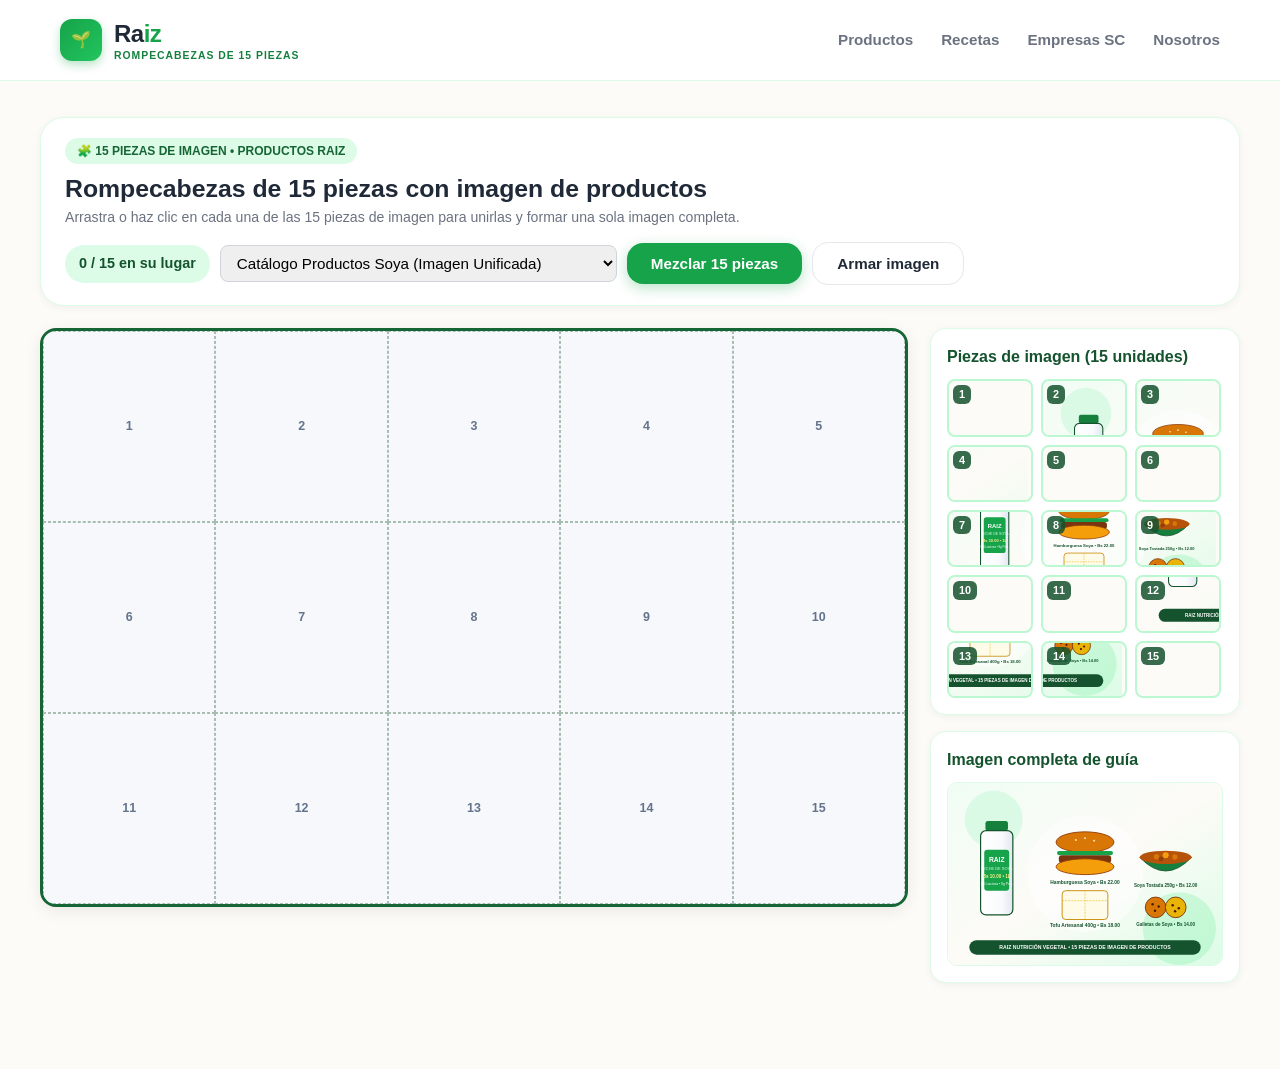
<file: rompecabezas-raiz.html>
<!DOCTYPE html>
<html lang="es">
<head>
  <meta charset="UTF-8" />
  <meta name="viewport" content="width=device-width, initial-scale=1.0" />
  <title>Rompecabezas de 15 Piezas con Imagen de Productos — Raiz</title>
  <link rel="stylesheet" href="styles.css" />
</head>
<body>
  <header class="header">
    <div class="container header-content">
      <a href="index.html" class="logo">
        <div class="logo-icon">🌱</div>
        <div>
          <div class="logo-text">Ra<span>iz</span></div>
          <span class="logo-sub">Rompecabezas de 15 Piezas</span>
        </div>
      </a>
      <nav class="nav-links">
        <a href="index.html#catalogo">Productos</a>
        <a href="index.html#recetas">Recetas</a>
        <a href="index.html#empresas-soya-sc">Empresas SC</a>
        <a href="index.html#nosotros">Nosotros</a>
      </nav>
    </div>
  </header>

  <main class="container puzzle15-page">
    <div class="puzzle15-topbar">
      <div>
        <span class="badge badge-primary">🧩 15 Piezas de Imagen • Productos Raiz</span>
        <h1 style="margin-top:6px;font-size:1.55rem;">Rompecabezas de 15 piezas con imagen de productos</h1>
        <p style="color:var(--text-muted);font-size:0.88rem;">Arrastra o haz clic en cada una de las 15 piezas de imagen para unirlas y formar una sola imagen completa.</p>
      </div>
      <div class="puzzle15-controls">
        <span class="puzzle15-badge-count" id="p15Count">0 / 15 en su lugar</span>
        <select id="p15ImageSelect" class="form-select" style="width:auto;padding:8px 12px;" aria-label="Elegir imagen de producto">
          <option value="img/collage-productos-soya.svg">Catálogo Productos Soya (Imagen Unificada)</option>
          <option value="img/LECHE DE SOYA.jfif">Leche de Soya Natural (../img/LECHE DE SOYA.jfif)</option>
          <option value="https://encrypted-tbn0.gstatic.com/images?q=tbn:ANd9GcSeBTwVe46KANuJzMnPkUI-_w6OoSIH-KUTnjmREgaeCg&s=10">Hamburguesa de Soya Artesanal</option>
          <option value="https://images.unsplash.com/photo-1599599810769-bcde5a160d32?auto=format&fit=crop&w=900&q=80">Soya Tostada Crujiente</option>
          <option value="https://images.unsplash.com/photo-1558961363-fa8fdf82db35?auto=format&fit=crop&w=900&q=80">Galletas de Soya Artesanales</option>
          <option value="https://images.unsplash.com/photo-1546069901-ba9599a7e63c?auto=format&fit=crop&w=900&q=80">Tofu Artesanal de Soya</option>
        </select>
        <button type="button" class="btn btn-primary" id="p15ShuffleBtn">Mezclar 15 piezas</button>
        <button type="button" class="btn btn-outline" id="p15SolveBtn">Armar imagen</button>
      </div>
    </div>

    <div class="puzzle15-main-grid">
      <div>
        <div class="puzzle15-board" id="p15Board"></div>
        <div class="puzzle15-win-box" id="p15WinBox">
          ¡Imagen armada! Las 15 piezas se han unido para formar una sola imagen completa de los productos Raiz.
        </div>
      </div>

      <aside>
        <div class="puzzle15-side-card">
          <h2>Piezas de imagen (15 unidades)</h2>
          <div class="puzzle15-tray" id="p15Tray"></div>
        </div>

        <div class="puzzle15-side-card">
          <h2>Imagen completa de guía</h2>
          <img id="p15GuideImg" src="collage-productos-soya.svg" alt="Guía de imagen completa del producto" class="puzzle15-ref-img" />
        </div>
      </aside>
    </div>
  </main>

  <script src="rompecabezas.js"></script>
</body>
</html>
</file>
<file: styles.css>
/* ==========================================================================
   1. VARIABLES CSS & ESTILOS BASE
   ========================================================================== */
:root {
    --primary-50: #f0fdf4;
    --primary-100: #dcfce7;
    --primary-200: #bbf7d0;
    --primary-500: #22c55e;
    --primary-600: #16a34a;
    --primary-700: #15803d;
    --primary-800: #166534;
    --primary-900: #14532d;

    --cream-50: #fdfbf7;
    --cream-100: #f7f3e9;
    --cream-200: #efe6d5;

    --text-main: #1f2937;
    --text-muted: #6b7280;
    --bg-white: #ffffff;

    --border-radius-sm: 8px;
    --border-radius-md: 16px;
    --border-radius-lg: 24px;
    --border-radius-full: 9999px;

    --shadow-sm: 0 2px 8px rgba(0, 0, 0, 0.05);
    --shadow-md: 0 4px 16px rgba(0, 0, 0, 0.08);
    --shadow-lg: 0 10px 30px rgba(22, 163, 74, 0.15);

    --transition: all 0.3s cubic-bezier(0.4, 0, 0.2, 1);
}

* {
    margin: 0;
    padding: 0;
    box-sizing: border-box;
}

html {
    scroll-behavior: smooth;
}

body {
    font-family: 'Plus Jakarta Sans', sans-serif;
    background-color: var(--cream-50);
    color: var(--text-main);
    line-height: 1.5;
    overflow-x: hidden;
    display: flex;
    flex-direction: column;
    min-height: 100vh;
}

/* Scrollbar Personalizado */
::-webkit-scrollbar {
    width: 8px;
}

::-webkit-scrollbar-track {
    background: var(--cream-100);
}

::-webkit-scrollbar-thumb {
    background: var(--primary-600);
    border-radius: 4px;
}

/* ==========================================================================
   2. UTILIDADES & BOTONES
   ========================================================================== */
.container {
    width: 100%;
    max-width: 1200px;
    margin: 0 auto;
    padding: 0 20px;
}

.btn {
    display: inline-flex;
    align-items: center;
    justify-content: center;
    gap: 8px;
    padding: 12px 24px;
    border-radius: var(--border-radius-md);
    font-weight: 700;
    font-size: 0.95rem;
    cursor: pointer;
    border: none;
    transition: var(--transition);
    text-decoration: none;
}

.btn-primary {
    background-color: var(--primary-600);
    color: white;
    box-shadow: 0 4px 14px rgba(22, 163, 74, 0.3);
}

.btn-primary:hover {
    background-color: var(--primary-700);
    transform: translateY(-2px);
    box-shadow: 0 6px 20px rgba(22, 163, 74, 0.4);
}

.btn-whatsapp {
    background-color: #25D366;
    color: white;
    box-shadow: 0 4px 14px rgba(37, 211, 102, 0.3);
    width: 100%;
    padding: 14px;
    font-size: 1.05rem;
}

.btn-whatsapp:hover {
    background-color: #1eb956;
    transform: translateY(-2px);
}

.btn-outline {
    background-color: var(--bg-white);
    color: var(--text-main);
    border: 1px solid #e5e7eb;
}

.btn-outline:hover {
    background-color: var(--cream-100);
}

.badge {
    display: inline-block;
    padding: 4px 12px;
    border-radius: var(--border-radius-full);
    font-size: 0.75rem;
    font-weight: 700;
    text-transform: uppercase;
}

.badge-primary {
    background-color: var(--primary-100);
    color: var(--primary-800);
}

/* ==========================================================================
   3. HEADER & NAVEGACIÓN
   ========================================================================== */
.header {
    position: sticky;
    top: 0;
    z-index: 40;
    background-color: rgba(255, 255, 255, 0.92);
    backdrop-filter: blur(10px);
    border-bottom: 1px solid var(--primary-100);
}

.header-content {
    display: flex;
    align-items: center;
    justify-content: space-between;
    height: 80px;
}

.logo {
    display: flex;
    align-items: center;
    gap: 12px;
    text-decoration: none;
    color: var(--text-main);
}

.logo-icon {
    width: 42px;
    height: 42px;
    background: linear-gradient(135deg, var(--primary-600), var(--primary-500));
    border-radius: 12px;
    display: flex;
    align-items: center;
    justify-content: center;
    color: white;
    box-shadow: 0 4px 10px rgba(22, 163, 74, 0.3);
}

.logo-text {
    font-size: 1.5rem;
    font-weight: 800;
    letter-spacing: -0.5px;
}

.logo-text span {
    color: var(--primary-600);
}

.logo-sub {
    display: block;
    font-size: 0.65rem;
    text-transform: uppercase;
    letter-spacing: 1px;
    color: var(--primary-700);
    font-weight: 700;
    margin-top: -4px;
}

.nav-links {
    display: flex;
    gap: 28px;
    list-style: none;
}

.nav-links a {
    text-decoration: none;
    color: var(--text-muted);
    font-weight: 600;
    font-size: 0.95rem;
    transition: var(--transition);
}

.nav-links a:hover {
    color: var(--primary-600);
}

.header-actions {
    display: flex;
    align-items: center;
    gap: 16px;
}

.cart-trigger {
    position: relative;
    background-color: var(--primary-50);
    color: var(--primary-800);
    padding: 10px 18px;
    border-radius: var(--border-radius-md);
    border: 1px solid var(--primary-100);
    font-weight: 700;
    cursor: pointer;
    display: flex;
    align-items: center;
    gap: 8px;
    transition: var(--transition);
}

.cart-trigger:hover {
    background-color: var(--primary-100);
}

.cart-count-badge {
    background-color: var(--primary-600);
    color: white;
    border-radius: var(--border-radius-full);
    width: 22px;
    height: 22px;
    display: flex;
    align-items: center;
    justify-content: center;
    font-size: 0.75rem;
    font-weight: 800;
}

.menu-toggle {
    display: none;
    background: none;
    border: none;
    font-size: 1.5rem;
    cursor: pointer;
    color: var(--text-main);
}

/* Nav Mobile Menu */
.mobile-menu {
    display: none;
    background-color: white;
    border-bottom: 1px solid #e5e7eb;
    padding: 16px 20px;
}

.mobile-menu.active {
    display: block;
}

.mobile-menu ul {
    list-style: none;
    display: flex;
    flex-direction: column;
    gap: 12px;
}

.mobile-menu a {
    text-decoration: none;
    color: var(--text-main);
    font-weight: 600;
    display: block;
    padding: 8px 0;
}

/* ==========================================================================
   4. HERO SECTION
   ========================================================================== */
.hero {
    padding: 60px 0 80px;
    background: linear-gradient(180deg, rgba(240, 253, 244, 0.6) 0%, rgba(253, 251, 247, 0) 100%);
}

.hero-grid {
    display: grid;
    grid-template-columns: 1fr 1fr;
    gap: 50px;
    align-items: center;
}

.hero-title {
    font-size: 3.2rem;
    font-weight: 800;
    line-height: 1.15;
    margin-top: 12px;
    margin-bottom: 20px;
    color: var(--text-main);
}

.hero-title span {
    color: var(--primary-600);
}

.hero-description {
    font-size: 1.1rem;
    color: var(--text-muted);
    margin-bottom: 30px;
    max-width: 500px;
}

.hero-buttons {
    display: flex;
    gap: 16px;
    margin-bottom: 40px;
}

.hero-stats {
    display: grid;
    grid-template-columns: repeat(3, 1fr);
    gap: 20px;
    padding-top: 24px;
    border-top: 1px solid var(--cream-200);
}

.stat-val {
    font-size: 1.8rem;
    font-weight: 800;
    color: var(--text-main);
    display: block;
}

.stat-lbl {
    font-size: 0.8rem;
    color: var(--text-muted);
    font-weight: 600;
}

.hero-image-wrapper {
    position: relative;
}

.hero-image-card {
    background-color: white;
    border-radius: var(--border-radius-lg);
    padding: 12px;
    box-shadow: var(--shadow-lg);
    border: 4px solid white;
    overflow: hidden;
}

.hero-image-card img {
    width: 100%;
    height: 420px;
    object-fit: cover;
    border-radius: calc(var(--border-radius-lg) - 8px);
    display: block;
}

/* ==========================================================================
   5. BENEFICIOS
   ========================================================================== */
.features {
    padding: 80px 0;
    background-color: var(--bg-white);
}

.section-header {
    text-align: center;
    max-width: 600px;
    margin: 0 auto 50px;
}

.section-title {
    font-size: 2.2rem;
    font-weight: 800;
    margin-top: 8px;
}

.section-subtitle {
    color: var(--text-muted);
    font-size: 1rem;
    margin-top: 8px;
}

.features-grid {
    display: grid;
    grid-template-columns: repeat(3, 1fr);
    gap: 30px;
}

.feature-card {
    background-color: var(--cream-50);
    border: 1px solid var(--cream-200);
    padding: 36px 28px;
    border-radius: var(--border-radius-lg);
    transition: var(--transition);
}

.feature-card:hover {
    transform: translateY(-5px);
    box-shadow: var(--shadow-md);
    background-color: white;
}

.feature-icon {
    width: 60px;
    height: 60px;
    background-color: var(--primary-100);
    color: var(--primary-700);
    border-radius: var(--border-radius-md);
    display: flex;
    align-items: center;
    justify-content: center;
    margin-bottom: 24px;
}

.feature-card h3 {
    font-size: 1.25rem;
    font-weight: 700;
    margin-bottom: 12px;
}

.feature-card p {
    color: var(--text-muted);
    font-size: 0.92rem;
    line-height: 1.6;
}

/* ==========================================================================
   6. CATÁLOGO DE PRODUCTOS
   ========================================================================== */
.catalog {
    padding: 80px 0;
}

.catalog-header {
    display: flex;
    justify-content: space-between;
    align-items: flex-end;
    margin-bottom: 40px;
    flex-wrap: wrap;
    gap: 20px;
}

.filter-tabs {
    display: flex;
    gap: 8px;
    flex-wrap: wrap;
}

.filter-btn {
    padding: 10px 20px;
    border-radius: var(--border-radius-md);
    font-weight: 600;
    font-size: 0.88rem;
    cursor: pointer;
    border: 1px solid #e5e7eb;
    background-color: white;
    color: var(--text-muted);
    transition: var(--transition);
}

.filter-btn.active,
.filter-btn:hover {
    background-color: var(--primary-600);
    color: white;
    border-color: var(--primary-600);
}

.products-grid {
    display: grid;
    grid-template-columns: repeat(auto-fill, minmax(260px, 1fr));
    gap: 28px;
}

.product-card {
    background-color: white;
    border-radius: var(--border-radius-lg);
    border: 1px solid #f1f5f9;
    overflow: hidden;
    box-shadow: var(--shadow-sm);
    display: flex;
    flex-direction: column;
    transition: var(--transition);
}

.product-card:hover {
    transform: translateY(-6px);
    box-shadow: var(--shadow-md);
}

.product-img-wrapper {
    height: 210px;
    position: relative;
    background-color: var(--cream-100);
    overflow: hidden;
}

.product-img-wrapper img {
    width: 100%;
    height: 100%;
    object-fit: cover;
    transition: transform 0.5s ease;
}

.product-card:hover .product-img-wrapper img {
    transform: scale(1.08);
}

.product-badge {
    position: absolute;
    top: 12px;
    left: 12px;
    background-color: rgba(255, 255, 255, 0.95);
    color: var(--primary-800);
    font-size: 0.72rem;
    font-weight: 800;
    padding: 4px 10px;
    border-radius: var(--border-radius-full);
    box-shadow: 0 2px 6px rgba(0, 0, 0, 0.1);
}

.product-body {
    padding: 20px;
    display: flex;
    flex-direction: column;
    flex-grow: 1;
}

.product-title {
    font-size: 1.1rem;
    font-weight: 700;
    margin-bottom: 8px;
}

.product-desc {
    font-size: 0.85rem;
    color: var(--text-muted);
    margin-bottom: 16px;
    flex-grow: 1;
}

.product-footer {
    display: flex;
    align-items: center;
    justify-content: space-between;
    padding-top: 16px;
    border-top: 1px solid #f3f4f6;
}

.product-price {
    font-size: 1.35rem;
    font-weight: 800;
    color: var(--primary-700);
}

.btn-add-cart {
    padding: 10px 16px;
    background-color: var(--primary-600);
    color: white;
    border: none;
    border-radius: var(--border-radius-md);
    font-weight: 700;
    cursor: pointer;
    transition: var(--transition);
    display: flex;
    align-items: center;
    gap: 6px;
    font-size: 0.88rem;
}

.btn-add-cart:hover {
    background-color: var(--primary-700);
}

.empty-catalog {
    grid-column: 1 / -1;
    text-align: center;
    padding: 40px 20px;
    background: white;
    border-radius: var(--border-radius-lg);
    color: var(--text-muted);
    border: 1px dashed #d1d5db;
}

/* ==========================================================================
   7. SIDEBAR DE CARRITO
   ========================================================================== */
.cart-overlay {
    position: fixed;
    inset: 0;
    background-color: rgba(0, 0, 0, 0.5);
    backdrop-filter: blur(4px);
    z-index: 50;
    opacity: 0;
    pointer-events: none;
    transition: opacity 0.3s ease;
}

.cart-overlay.active {
    opacity: 1;
    pointer-events: auto;
}

.cart-sidebar {
    position: fixed;
    top: 0;
    right: 0;
    width: 100%;
    max-width: 440px;
    height: 100%;
    background-color: white;
    z-index: 51;
    box-shadow: -10px 0 30px rgba(0, 0, 0, 0.2);
    transform: translateX(100%);
    transition: transform 0.3s cubic-bezier(0.4, 0, 0.2, 1);
    display: flex;
    flex-direction: column;
}

.cart-sidebar.active {
    transform: translateX(0);
}

.cart-header {
    padding: 20px;
    background-color: var(--primary-50);
    border-bottom: 1px solid var(--primary-100);
    display: flex;
    align-items: center;
    justify-content: space-between;
}

.cart-title {
    font-size: 1.2rem;
    font-weight: 800;
}

.close-cart {
    background: none;
    border: none;
    font-size: 1.5rem;
    cursor: pointer;
    color: var(--text-muted);
    width: 32px;
    height: 32px;
    border-radius: 50%;
    display: flex;
    align-items: center;
    justify-content: center;
}

.close-cart:hover {
    background-color: rgba(0, 0, 0, 0.05);
}

.cart-body {
    flex-grow: 1;
    overflow-y: auto;
    padding: 20px;
}

.cart-item {
    display: flex;
    gap: 16px;
    padding: 14px;
    background-color: var(--cream-50);
    border-radius: var(--border-radius-md);
    margin-bottom: 14px;
    border: 1px solid var(--cream-200);
    align-items: center;
}

.cart-item-img {
    width: 64px;
    height: 64px;
    border-radius: var(--border-radius-sm);
    object-fit: cover;
}

.cart-item-details {
    flex-grow: 1;
}

.cart-item-title {
    font-size: 0.9rem;
    font-weight: 700;
}

.cart-item-price {
    font-size: 0.85rem;
    color: var(--primary-700);
    font-weight: 700;
}

.cart-item-actions {
    display: flex;
    align-items: center;
    gap: 10px;
    margin-top: 8px;
}

.qty-btn {
    width: 26px;
    height: 26px;
    border-radius: 6px;
    border: 1px solid #d1d5db;
    background: white;
    cursor: pointer;
    font-weight: bold;
    display: flex;
    align-items: center;
    justify-content: center;
}

.qty-val {
    font-size: 0.85rem;
    font-weight: 700;
}

.remove-item {
    color: #ef4444;
    background: none;
    border: none;
    cursor: pointer;
    font-size: 0.8rem;
    margin-left: auto;
}

.cart-footer {
    padding: 20px;
    border-top: 1px solid #e5e7eb;
    background-color: var(--bg-white);
}

.cart-summary-line {
    display: flex;
    justify-content: space-between;
    margin-bottom: 8px;
    font-size: 0.95rem;
}

.cart-subtotal-val {
    font-weight: 700;
}

.cart-total-line {
    font-size: 1.2rem;
    font-weight: 800;
    border-top: 1px dashed #e5e7eb;
    padding-top: 12px;
    margin-top: 12px;
    color: var(--primary-800);
}

.btn-checkout-trigger {
    margin-top: 16px;
}

.cart-empty {
    text-align: center;
    padding: 60px 20px;
    color: var(--text-muted);
}

.cart-empty-icon {
    font-size: 3rem;
    margin-bottom: 12px;
    opacity: 0.5;
}

/* ==========================================================================
   8. MODALES (CHECKOUT & CONFIGURACIÓN)
   ========================================================================== */
.modal {
    position: fixed;
    inset: 0;
    background-color: rgba(0, 0, 0, 0.6);
    backdrop-filter: blur(4px);
    z-index: 60;
    display: flex;
    align-items: center;
    justify-content: center;
    padding: 20px;
    opacity: 0;
    pointer-events: none;
    transition: opacity 0.3s ease;
}

.modal.active {
    opacity: 1;
    pointer-events: auto;
}

.modal-content {
    background-color: white;
    border-radius: var(--border-radius-lg);
    width: 100%;
    max-width: 500px;
    padding: 30px;
    box-shadow: 0 20px 40px rgba(0, 0, 0, 0.2);
    position: relative;
    max-height: 90vh;
    overflow-y: auto;
}

.modal-title {
    font-size: 1.4rem;
    font-weight: 800;
    margin-bottom: 6px;
}

.modal-subtitle {
    font-size: 0.85rem;
    color: var(--text-muted);
    margin-bottom: 20px;
}

.form-group {
    margin-bottom: 16px;
}

.form-label {
    display: block;
    font-size: 0.8rem;
    font-weight: 700;
    text-transform: uppercase;
    margin-bottom: 6px;
    color: var(--text-main);
}

.form-input,
.form-select,
.form-textarea {
    width: 100%;
    padding: 12px 14px;
    border-radius: var(--border-radius-sm);
    border: 1px solid #d1d5db;
    font-family: inherit;
    font-size: 0.95rem;
    outline: none;
    transition: var(--transition);
}

.form-input:focus,
.form-select:focus,
.form-textarea:focus {
    border-color: var(--primary-600);
    box-shadow: 0 0 0 3px rgba(34, 197, 94, 0.2);
}

.btn-modal-submit {
    margin-top: 10px;
}

.btn-modal-full {
    width: 100%;
}

.btn-modal-cancel {
    width: 100%;
    margin-top: 8px;
}

/* ==========================================================================
   9. FOOTER & TOAST
   ========================================================================== */
.footer {
    background-color: #111827;
    color: #9ca3af;
    padding: 60px 0 30px;
    margin-top: auto;
}

.footer-grid {
    display: grid;
    grid-template-columns: 2fr 1fr 1fr 1.5fr;
    gap: 40px;
    margin-bottom: 40px;
}

.footer-logo {
    color: white;
    font-size: 1.4rem;
    font-weight: 800;
    margin-bottom: 14px;
}

.footer-title {
    color: white;
    font-size: 1rem;
    font-weight: 700;
    margin-bottom: 16px;
}

.footer-links {
    list-style: none;
}

.footer-links li {
    margin-bottom: 10px;
}

.footer-links a {
    color: #9ca3af;
    text-decoration: none;
    transition: var(--transition);
}

.footer-links a:hover {
    color: var(--primary-500);
}

.footer-config-text {
    font-size: 0.85rem;
    margin-bottom: 10px;
}

.btn-config-whatsapp {
    padding: 8px 14px;
    font-size: 0.8rem;
}

.footer-bottom {
    border-top: 1px solid #1f2937;
    padding-top: 24px;
    text-align: center;
    font-size: 0.85rem;
}

.toast {
    position: fixed;
    bottom: 24px;
    right: 24px;
    background-color: #1f2937;
    color: white;
    padding: 14px 24px;
    border-radius: var(--border-radius-md);
    font-weight: 600;
    font-size: 0.9rem;
    z-index: 100;
    box-shadow: var(--shadow-lg);
    transform: translateY(100px);
    opacity: 0;
    transition: var(--transition);
}

.toast.show {
    transform: translateY(0);
    opacity: 1;
}

/* ==========================================================================
   10. RESPONSIVE MEDIA QUERIES
   ========================================================================== */
@media (max-width: 992px) {
    .hero-grid {
        grid-template-columns: 1fr;
        text-align: center;
    }
    .hero-description {
        margin: 0 auto 30px;
    }
    .hero-buttons {
        justify-content: center;
    }
    .features-grid {
        grid-template-columns: 1fr;
    }
    .footer-grid {
        grid-template-columns: 1fr 1fr;
    }
}

@media (max-width: 768px) {
    .nav-links {
        display: none;
    }
    .menu-toggle {
        display: block;
    }
    .hero-title {
        font-size: 2.3rem;
    }
    .footer-grid {
        grid-template-columns: 1fr;
    }
}

/* ==========================================================================
   11. BENEFICIOS POR PRODUCTO EN CATÁLOGO
   ========================================================================== */
.product-benefits-box {
    background-color: var(--primary-50);
    border: 1px solid var(--primary-100);
    border-radius: var(--border-radius-sm);
    padding: 10px 12px;
    margin-bottom: 16px;
}

.product-benefits-title {
    font-size: 0.72rem;
    font-weight: 800;
    text-transform: uppercase;
    letter-spacing: 0.5px;
    color: var(--primary-800);
    margin-bottom: 6px;
    display: flex;
    align-items: center;
    gap: 4px;
}

.product-benefits-list {
    list-style: none;
    display: flex;
    flex-direction: column;
    gap: 4px;
}

.product-benefits-list li {
    font-size: 0.78rem;
    color: var(--text-main);
    display: flex;
    align-items: flex-start;
    gap: 6px;
    line-height: 1.35;
}

.product-benefits-list li::before {
    content: "✓";
    color: var(--primary-600);
    font-weight: 800;
    flex-shrink: 0;
}

/* Guía detallada de beneficios debajo de la grilla de productos */
.soy-benefits-guide {
    margin-top: 56px;
    padding-top: 44px;
    border-top: 2px solid var(--primary-100);
}

.soy-guide-header {
    text-align: center;
    max-width: 680px;
    margin: 0 auto 32px;
}

.soy-guide-header h3 {
    font-size: 1.65rem;
    font-weight: 800;
    color: var(--text-main);
    margin-top: 8px;
}

.soy-guide-header p {
    color: var(--text-muted);
    font-size: 0.95rem;
    margin-top: 6px;
}

.soy-guide-grid {
    display: grid;
    grid-template-columns: repeat(auto-fit, minmax(260px, 1fr));
    gap: 20px;
}

.soy-guide-card {
    background-color: var(--bg-white);
    border: 1px solid var(--primary-100);
    border-left: 4px solid var(--primary-600);
    border-radius: var(--border-radius-md);
    padding: 20px;
    box-shadow: var(--shadow-sm);
}

.soy-guide-card-header {
    display: flex;
    justify-content: space-between;
    align-items: center;
    margin-bottom: 10px;
    gap: 8px;
}

.soy-guide-card h4 {
    font-size: 1.05rem;
    font-weight: 800;
    color: var(--primary-900);
}

.soy-guide-price {
    font-size: 0.85rem;
    font-weight: 800;
    background-color: var(--primary-100);
    color: var(--primary-800);
    padding: 3px 10px;
    border-radius: var(--border-radius-full);
    white-space: nowrap;
}

.soy-guide-card p {
    font-size: 0.85rem;
    color: var(--text-muted);
    margin-bottom: 12px;
}

/* ==========================================================================
   12. SECCIÓN RECETAS POR PRODUCTO DEL CATÁLOGO
   ========================================================================== */
.recipes-section {
    padding: 80px 0;
    background-color: var(--bg-white);
    border-top: 1px solid var(--primary-100);
    border-bottom: 1px solid var(--primary-100);
}

.recipes-grid {
    display: grid;
    grid-template-columns: repeat(auto-fill, minmax(320px, 1fr));
    gap: 28px;
}

.recipe-card {
    background-color: var(--cream-50);
    border: 1px solid var(--cream-200);
    border-radius: var(--border-radius-lg);
    overflow: hidden;
    box-shadow: var(--shadow-sm);
    display: flex;
    flex-direction: column;
    transition: var(--transition);
}

.recipe-card:hover {
    transform: translateY(-5px);
    box-shadow: var(--shadow-md);
    background-color: var(--bg-white);
}

.recipe-card-header {
    display: flex;
    align-items: center;
    gap: 14px;
    padding: 18px 20px;
    background-color: var(--primary-50);
    border-bottom: 1px solid var(--primary-100);
}

.recipe-thumb {
    width: 60px;
    height: 60px;
    border-radius: var(--border-radius-md);
    object-fit: cover;
    border: 2px solid white;
    box-shadow: var(--shadow-sm);
    flex-shrink: 0;
}

.recipe-meta {
    display: flex;
    flex-wrap: wrap;
    gap: 6px;
    margin-top: 4px;
}

.recipe-pill {
    font-size: 0.72rem;
    font-weight: 700;
    padding: 2px 8px;
    border-radius: var(--border-radius-full);
    background-color: white;
    color: var(--primary-800);
    border: 1px solid var(--primary-200);
}

.recipe-card-title {
    font-size: 1.05rem;
    font-weight: 800;
    color: var(--primary-900);
    line-height: 1.25;
}

.recipe-card-body {
    padding: 20px;
    display: flex;
    flex-direction: column;
    gap: 14px;
    flex-grow: 1;
}

.recipe-block-title {
    font-size: 0.78rem;
    font-weight: 800;
    text-transform: uppercase;
    letter-spacing: 0.5px;
    color: var(--primary-700);
    margin-bottom: 6px;
}

.recipe-ingredients-list {
    list-style: none;
    display: flex;
    flex-direction: column;
    gap: 4px;
}

.recipe-ingredients-list li {
    font-size: 0.84rem;
    color: var(--text-main);
    padding-left: 14px;
    position: relative;
}

.recipe-ingredients-list li::before {
    content: "•";
    color: var(--primary-600);
    font-weight: 800;
    position: absolute;
    left: 0;
}

.recipe-steps-list {
    padding-left: 18px;
    display: flex;
    flex-direction: column;
    gap: 6px;
}

.recipe-steps-list li {
    font-size: 0.84rem;
    color: var(--text-muted);
    line-height: 1.45;
}

.recipe-steps-list li strong {
    color: var(--text-main);
}

.recipe-card-footer {
    padding: 14px 20px;
    border-top: 1px solid var(--cream-200);
    display: flex;
    align-items: center;
    justify-content: space-between;
    background-color: rgba(255, 255, 255, 0.7);
}

/* ==========================================================================
   13. CÓDIGO QR CON MONTO EN BS Y ENVÍO A WHATSAPP
   ========================================================================== */
.btn-qr-cart {
    width: 100%;
    margin-top: 12px;
    border-color: var(--primary-600);
    color: var(--primary-800);
    background-color: var(--primary-50);
}

.btn-qr-cart:hover {
    background-color: var(--primary-100);
}

.qr-actions-row {
    display: grid;
    grid-template-columns: 1fr auto;
    gap: 10px;
    margin-bottom: 18px;
}

.qr-preview-box {
    background-color: var(--cream-50);
    border: 1px dashed var(--primary-600);
    border-radius: var(--border-radius-md);
    padding: 18px;
    display: flex;
    flex-direction: column;
    align-items: center;
    justify-content: center;
    text-align: center;
    gap: 10px;
    margin-bottom: 14px;
}

#qrcodeCanvas {
    background: #ffffff;
    padding: 10px;
    border-radius: var(--border-radius-sm);
    box-shadow: var(--shadow-sm);
}

#qrcodeCanvas img,
#qrcodeCanvas canvas {
    display: block;
    margin: 0 auto;
}

.qr-amount-badge {
    background-color: var(--primary-100);
    color: var(--primary-900);
    font-weight: 800;
    font-size: 1rem;
    padding: 6px 14px;
    border-radius: var(--border-radius-full);
}

.qr-payload-text {
    font-size: 0.75rem;
    color: var(--text-muted);
    word-break: break-word;
    max-width: 100%;
}


.qr-generated-img {
    max-width: 190px;
    width: 100%;
    height: auto;
    background: #ffffff;
    padding: 8px;
    border-radius: var(--border-radius-sm);
    box-shadow: var(--shadow-sm);
    display: block;
    margin: 0 auto;
}


/* ==========================================================================
   14. EMPRESAS DE PRODUCTOS DE SOYA EN SANTA CRUZ
   ========================================================================== */
.soy-companies-section {
    padding: 80px 0;
    background-color: var(--cream-50);
    border-top: 1px solid var(--cream-200);
}

.sc-companies-grid {
    display: grid;
    grid-template-columns: repeat(auto-fill, minmax(300px, 1fr));
    gap: 22px;
}

.sc-company-card {
    background-color: var(--bg-white);
    border: 1px solid var(--primary-100);
    border-radius: var(--border-radius-md);
    padding: 20px;
    box-shadow: var(--shadow-sm);
    display: flex;
    flex-direction: column;
    gap: 10px;
    transition: var(--transition);
}

.sc-company-card:hover {
    transform: translateY(-4px);
    box-shadow: var(--shadow-md);
}

.sc-company-name {
    font-size: 1.05rem;
    font-weight: 800;
    color: var(--primary-900);
}

.sc-company-products {
    font-size: 0.86rem;
    color: var(--text-main);
}

.sc-company-location {
    font-size: 0.84rem;
    color: var(--text-muted);
    padding-top: 8px;
    border-top: 1px dashed var(--cream-200);
}


/* ==========================================================================
   QR ESTÁTICO EN CHECKOUT WHATSAPP
   ========================================================================== */
.checkout-static-qr-box {
    background: var(--primary-50);
    border: 1.5px dashed var(--primary-600);
    border-radius: var(--border-radius-md);
    padding: 14px;
    margin-bottom: 16px;
    text-align: center;
    display: flex;
    flex-direction: column;
    align-items: center;
    gap: 8px;
}

.checkout-static-qr-box.hidden {
    display: none;
}

.checkout-qr-title {
    font-size: 0.85rem;
    font-weight: 700;
    color: var(--primary-900);
}

.checkout-qr-img {
    width: 165px;
    height: 165px;
    object-fit: contain;
    background: #ffffff;
    padding: 8px;
    border-radius: 12px;
    border: 1px solid var(--primary-200);
    box-shadow: var(--shadow-sm);
}

.checkout-qr-total {
    font-size: 0.88rem;
    font-weight: 800;
    color: var(--primary-800);
    background: var(--primary-100);
    padding: 4px 12px;
    border-radius: var(--border-radius-full);
}

/* ==========================================================================
   ESTILOS ROMPECABEZAS DE 15 PIEZAS
   ========================================================================== */
.puzzle15-page {
    padding: 36px 0 70px;
}

.puzzle15-topbar {
    background: var(--bg-white);
    border: 1px solid var(--primary-100);
    border-radius: var(--border-radius-lg);
    padding: 20px 24px;
    margin-bottom: 22px;
    display: flex;
    flex-wrap: wrap;
    justify-content: space-between;
    align-items: center;
    gap: 14px;
    box-shadow: var(--shadow-sm);
}

.puzzle15-controls {
    display: flex;
    flex-wrap: wrap;
    gap: 10px;
    align-items: center;
}

.puzzle15-badge-count {
    background: var(--primary-100);
    color: var(--primary-900);
    font-weight: 800;
    padding: 8px 14px;
    border-radius: var(--border-radius-full);
    font-size: 0.9rem;
}

.puzzle15-main-grid {
    display: grid;
    grid-template-columns: minmax(0, 1fr) 310px;
    gap: 22px;
    align-items: start;
}

@media (max-width: 980px) {
    .puzzle15-main-grid {
        grid-template-columns: 1fr;
    }
}

.puzzle15-board {
    display: grid;
    grid-template-columns: repeat(5, 1fr);
    gap: 0;
    width: 100%;
    aspect-ratio: 3 / 2;
    background: #e2e8f0;
    border: 3px solid var(--primary-800);
    border-radius: var(--border-radius-md);
    overflow: hidden;
    box-shadow: var(--shadow-md);
    position: relative;
}

.puzzle15-board.assembled {
    border-color: var(--primary-600);
    box-shadow: var(--shadow-lg);
}

.puzzle15-slot {
    position: relative;
    width: 100%;
    height: 100%;
    border: 1px dashed rgba(20, 83, 45, 0.35);
    background: rgba(255, 255, 255, 0.72);
    display: flex;
    align-items: center;
    justify-content: center;
    transition: background 0.15s ease, border-color 0.15s ease;
}

.puzzle15-board.assembled .puzzle15-slot {
    border: none;
}

.puzzle15-slot.drag-over {
    background: rgba(187, 247, 208, 0.75);
    border: 2px solid var(--primary-600);
}

.puzzle15-slot-num {
    font-size: 0.78rem;
    font-weight: 800;
    color: #64748b;
    pointer-events: none;
    user-select: none;
}

.puzzle15-piece {
    width: 100%;
    height: 100%;
    background-repeat: no-repeat;
    background-size: 500% 300%;
    cursor: grab;
    position: relative;
    user-select: none;
    touch-action: manipulation;
}

.puzzle15-piece:active {
    cursor: grabbing;
}

.puzzle15-piece.selected {
    outline: 3px solid #2563eb;
    z-index: 3;
}

.puzzle15-piece-tag {
    position: absolute;
    top: 4px;
    left: 4px;
    background: rgba(20, 83, 45, 0.85);
    color: #fff;
    font-size: 0.68rem;
    font-weight: 800;
    padding: 1px 6px;
    border-radius: 6px;
    pointer-events: none;
}

.puzzle15-board.assembled .puzzle15-piece-tag {
    display: none;
}

.puzzle15-side-card {
    background: var(--bg-white);
    border: 1px solid var(--primary-100);
    border-radius: var(--border-radius-md);
    padding: 16px;
    margin-bottom: 16px;
    box-shadow: var(--shadow-sm);
}

.puzzle15-side-card h2 {
    font-size: 1rem;
    font-weight: 800;
    color: var(--primary-900);
    margin-bottom: 10px;
}

.puzzle15-tray {
    display: grid;
    grid-template-columns: repeat(3, 1fr);
    gap: 8px;
    max-height: 410px;
    overflow-y: auto;
    padding-right: 2px;
}

.puzzle15-tray-item {
    width: 100%;
    aspect-ratio: 3 / 2;
    border-radius: 8px;
    overflow: hidden;
    border: 2px solid var(--primary-200);
    background: var(--cream-50);
}

.puzzle15-ref-img {
    width: 100%;
    aspect-ratio: 3 / 2;
    object-fit: cover;
    border-radius: 10px;
    border: 1px solid var(--primary-100);
    display: block;
}

.puzzle15-win-box {
    display: none;
    margin-top: 16px;
    background: var(--primary-900);
    color: #fff;
    padding: 16px 20px;
    border-radius: var(--border-radius-md);
    font-weight: 700;
}
</file>
